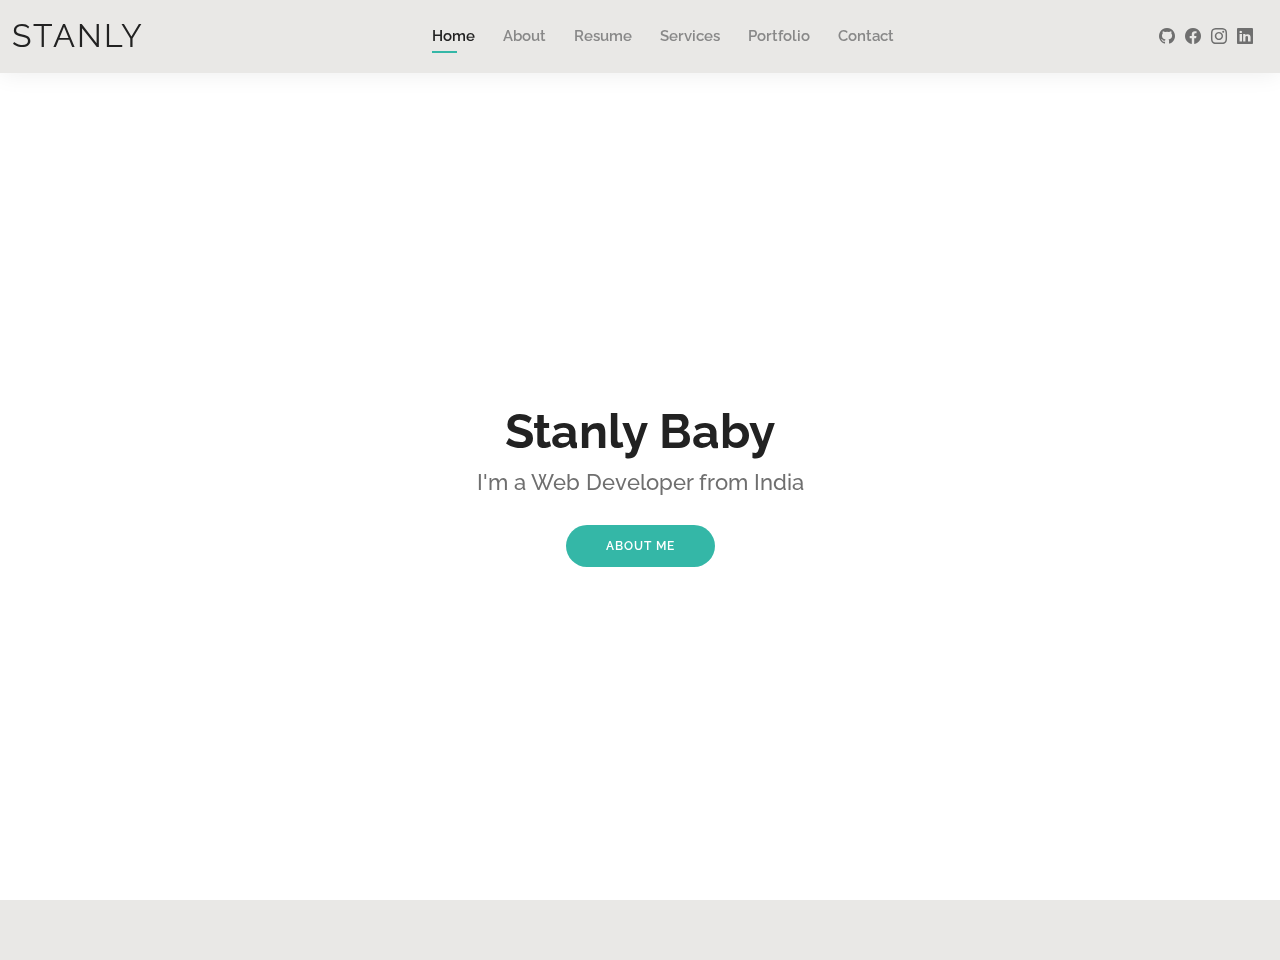
<file: index.html>
<!DOCTYPE html>
<html lang="en">

<head>
  <meta charset="utf-8">
  <meta content="width=device-width, initial-scale=1.0" name="viewport">

  <title>STANLY Portfolio</title>
  <meta content="" name="description">
  <meta content="" name="keywords">

  <!-- Google Fonts -->
  <link href="https://fonts.googleapis.com/css?family=Open+Sans:300,300i,400,400i,600,600i,700,700i|Raleway:300,300i,400,400i,500,500i,600,600i,700,700i|Poppins:300,300i,400,400i,500,500i,600,600i,700,700i" rel="stylesheet">

  <!-- Vendor CSS Files -->
  <link href="assets/vendor/aos/aos.css" rel="stylesheet">
  <link href="assets/vendor/bootstrap/css/bootstrap.min.css" rel="stylesheet">
  <link href="assets/vendor/bootstrap-icons/bootstrap-icons.css" rel="stylesheet">
  <link href="assets/vendor/boxicons/css/boxicons.min.css" rel="stylesheet">
  <link href="assets/vendor/glightbox/css/glightbox.min.css" rel="stylesheet">
  <link href="assets/vendor/swiper/swiper-bundle.min.css" rel="stylesheet">

 
  <link href="assets/css/style.css" rel="stylesheet">

</head>

<body>

  <!-- ======= Header ======= -->
  <header id="header" class="fixed-top">
    <div class="container-fluid d-flex justify-content-between align-items-center">

      <h1 class="logo me-auto me-lg-0"><a href="index.html">STANLY</a></h1>
      <!-- Uncomment below if you prefer to use an image logo -->
      <!-- <a href="index.html" class="logo"><img src="assets/img/logo.png" alt="" class="img-fluid"></a>-->

      <nav id="navbar" class="navbar order-last order-lg-0">
        <ul>
          <li><a class="active" href="index.html">Home</a></li>
          <li><a href="about.html">About</a></li>
          <li><a href="resume.html">Resume</a></li>
          <li><a href="services.html">Services</a></li>
          <li><a href="portfolio.html">Portfolio</a></li>
          <li><a href="contact.html">Contact</a></li>
        </ul>
        <i class="bi bi-list mobile-nav-toggle"></i>
      </nav><!-- .navbar -->

      <div class="header-social-links">
        <a href="https://github.com/STANLY-BABY" class="github"><i class="bi bi-github"></i></a>
        <a href="https://www.facebook.com/stanlybaby.metharayil" class="facebook"><i class="bi bi-facebook"></i></a>
        <a href="https://www.instagram.com/stanly_here/" class="instagram"><i class="bi bi-instagram"></i></a>
        <a href="https://www.linkedin.com/in/stanly-baby-640161215/" class="linkedin"><i class="bi bi-linkedin"></i></i></a>
      </div>

    </div>

  </header><!-- End Header -->

  <!-- ======= Hero Section ======= -->
  <section id="hero" class="d-flex align-items-center">
    <div class="container d-flex flex-column align-items-center" data-aos="zoom-in" data-aos-delay="100">
      <h1>Stanly Baby</h1>
      <h2>I'm a Web Developer from India</h2>
      <a href="about.html" class="btn-about">About Me</a>
    </div>
  </section><!-- End Hero -->

  <!-- ======= Footer ======= -->
  <footer id="footer">
   
  </footer>

  <div id="preloader"></div>
  <a href="#" class="back-to-top d-flex align-items-center justify-content-center"><i class="bi bi-arrow-up-short"></i></a>

  <!-- Vendor JS Files -->
  <script src="assets/vendor/purecounter/purecounter_vanilla.js"></script>
  <script src="assets/vendor/aos/aos.js"></script>
  <script src="assets/vendor/bootstrap/js/bootstrap.bundle.min.js"></script>
  <script src="assets/vendor/glightbox/js/glightbox.min.js"></script>
  <script src="assets/vendor/isotope-layout/isotope.pkgd.min.js"></script>
  <script src="assets/vendor/swiper/swiper-bundle.min.js"></script>
  <script src="assets/vendor/waypoints/noframework.waypoints.js"></script>
  <script src="assets/vendor/php-email-form/validate.js"></script>

  <!-- Template Main JS File -->
  <script src="assets/js/main.js"></script>

</body>

</html>
</file>
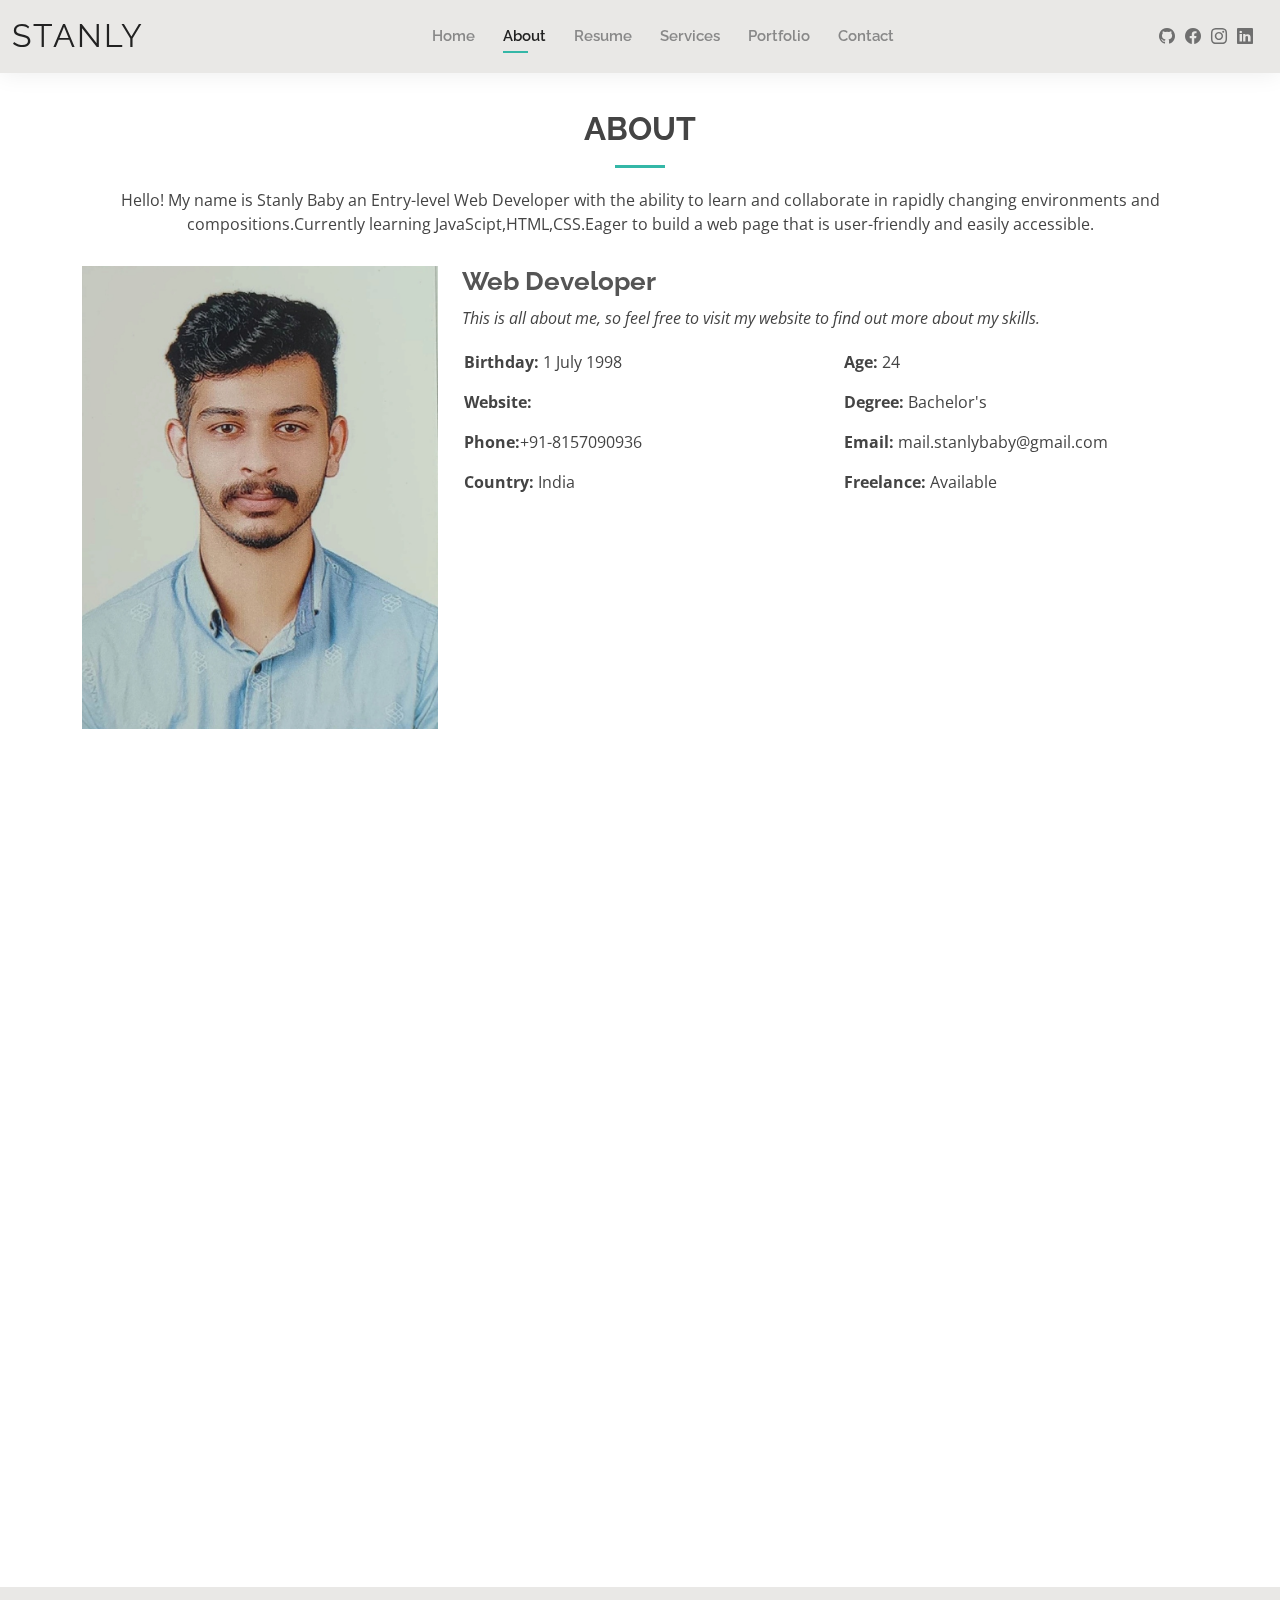
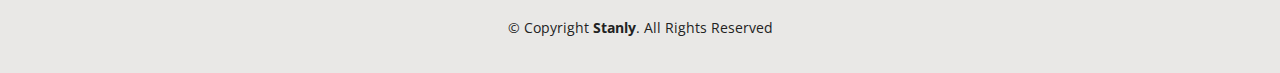
<file: about.html>
<!DOCTYPE html>
<html lang="en">

<head>
  <meta charset="utf-8">
  <meta content="width=device-width, initial-scale=1.0" name="viewport">

  <title>About - Stanly portfolio</title>
  <meta content="" name="description">
  <meta content="" name="keywords">

  <!-- Favicons -->

  <!-- Google Fonts -->
  <link href="https://fonts.googleapis.com/css?family=Open+Sans:300,300i,400,400i,600,600i,700,700i|Raleway:300,300i,400,400i,500,500i,600,600i,700,700i|Poppins:300,300i,400,400i,500,500i,600,600i,700,700i" rel="stylesheet">

  <!-- Vendor CSS Files -->
  <link href="assets/vendor/aos/aos.css" rel="stylesheet">
  <link href="assets/vendor/bootstrap/css/bootstrap.min.css" rel="stylesheet">
  <link href="assets/vendor/bootstrap-icons/bootstrap-icons.css" rel="stylesheet">
  <link href="assets/vendor/boxicons/css/boxicons.min.css" rel="stylesheet">
  <link href="assets/vendor/glightbox/css/glightbox.min.css" rel="stylesheet">
  <link href="assets/vendor/swiper/swiper-bundle.min.css" rel="stylesheet">

  <!-- Template Main CSS File -->
  <link href="assets/css/style.css" rel="stylesheet">

 
</head>

<body>

  <!-- ======= Header ======= -->
  <header id="header" class="fixed-top">
    <div class="container-fluid d-flex justify-content-between align-items-center">

      <h1 class="logo me-auto me-lg-0"><a href="index.html">Stanly</a></h1>
      <!-- Uncomment below if you prefer to use an image logo -->
      <!-- <a href="index.html" class="logo"><img src="assets/img/logo.png" alt="" class="img-fluid"></a>-->

      <nav id="navbar" class="navbar order-last order-lg-0">
        <ul>
          <li><a href="index.html">Home</a></li>
          <li><a class="active" href="about.html">About</a></li>
          <li><a href="resume.html">Resume</a></li>
          <li><a href="services.html">Services</a></li>
          <li><a href="portfolio.html">Portfolio</a></li>
          <li><a href="contact.html">Contact</a></li>
        </ul>
        <i class="bi bi-list mobile-nav-toggle"></i>
      </nav><!-- .navbar -->

      <div class="header-social-links">
        <a href="https://github.com/STANLY-BABY" class="github"><i class="bi bi-github"></i></a>
        <a href="https://www.facebook.com/stanlybaby.metharayil" class="facebook"><i class="bi bi-facebook"></i></a>
        <a href="https://www.instagram.com/stanly_here/" class="instagram"><i class="bi bi-instagram"></i></a>
        <a href="https://www.linkedin.com/in/stanly-baby-640161215/" class="linkedin"><i class="bi bi-linkedin"></i></i></a>
      </div>

    </div>

  </header><!-- End Header -->

  <main id="main">

    <!-- ======= About Section ======= -->
    <section id="about" class="about">
      <div class="container" data-aos="fade-up">

        <div class="section-title">
          <h2>About</h2>
          <p>Hello! My name is Stanly Baby an Entry-level Web Developer with the ability to learn and collaborate in rapidly changing environments and compositions.Currently learning JavaScipt,HTML,CSS.Eager to build a web page that is user-friendly and easily accessible.</p>
        </div>

        <div class="row">
          <div class="col-lg-4">
            <img src="./assets/img/profile pic.jpg" class="img-fluid" alt="">
          </div>
          <div class="col-lg-8 pt-4 pt-lg-0 content">
            <h3>Web Developer </h3>
            <p class="fst-italic">
              This is all about me, so feel free to visit my website to find out more about my skills.
            </p>
            <div class="row">
              <div class="col-lg-6">
                <ul>
                  <li><i class="bi bi-rounded-right"></i> <strong>Birthday:</strong> 1 July 1998</li>
                  <li><i class="bi bi-rounded-right"></i> <strong>Website:</strong> </li>
                  <li><i class="bi bi-rounded-right"></i> <strong>Phone:</strong>+91-8157090936</li>
                  <li><i class="bi bi-rounded-right"></i> <strong>Country:</strong> India</li>
                </ul>
              </div>
              <div class="col-lg-6">
                <ul>
                  <li><i class="bi bi-rounded-right"></i> <strong>Age:</strong> 24</li>
                  <li><i class="bi bi-rounded-right"></i> <strong>Degree:</strong> Bachelor's</li>
                  <li><i class="bi bi-rounded-right"></i> <strong>Email:</strong> mail.stanlybaby@gmail.com</li>
                  <li><i class="bi bi-rounded-right"></i> <strong>Freelance:</strong> Available</li>
                </ul>
              </div>
            </div>
            <p>
             
            </p>
          </div>
        </div>

      </div>
    </section><!-- End About Section -->

    <!-- ======= Skills Section ======= -->
    <section id="skills" class="skills">
      <div class="container" data-aos="fade-up">

        <div class="section-title">
          <h2>Skills</h2>
          <p>Progressively accruing the skill sets of designing to HTML, CSS, JavaScript, and much more skill sets to help me work effectively and efficiently.</p>
        </div>

        <div class="row skills-content">

          <div class="col-lg-6">

            <div class="progress">
              <span class="skill">HTML <i class="val">70%</i></span>
              <div class="progress-bar-wrap">
                <div class="progress-bar" role="progressbar" aria-valuenow="70" aria-valuemin="0" aria-valuemax="100"></div>
              </div>
            </div>

            <div class="progress">
              <span class="skill">CSS <i class="val">70%</i></span>
              <div class="progress-bar-wrap">
                <div class="progress-bar" role="progressbar" aria-valuenow="70" aria-valuemin="0" aria-valuemax="100"></div>
              </div>
            </div>

            <div class="progress">
              <span class="skill">JavaScript <i class="val">10%</i></span>
              <div class="progress-bar-wrap">
                <div class="progress-bar" role="progressbar" aria-valuenow="10" aria-valuemin="0" aria-valuemax="100"></div>
              </div>
            </div>

          </div>

          <div class="col-lg-6">

            <div class="progress">
              <span class="skill">C <i class="val">70%</i></span>
              <div class="progress-bar-wrap">
                <div class="progress-bar" role="progressbar" aria-valuenow="70" aria-valuemin="0" aria-valuemax="100"></div>
              </div>
            </div>

            <div class="progress">
              <span class="skill">OFFICE <i class="val">80%</i></span>
              <div class="progress-bar-wrap">
                <div class="progress-bar" role="progressbar" aria-valuenow="80" aria-valuemin="0" aria-valuemax="100"></div>
              </div>
            </div>

            <div class="progress">
              <span class="skill">Photoshop <i class="val">55%</i></span>
              <div class="progress-bar-wrap">
                <div class="progress-bar" role="progressbar" aria-valuenow="55" aria-valuemin="0" aria-valuemax="100"></div>
              </div>
            </div>

          </div>

        </div>

      </div>
    </section>

    <section id="facts" class="facts">
      <div class="container" data-aos="fade-up">

        <div class="section-title">
          <h2>Facts</h2>
          <p>Learn new things every day, work hard, acquire different skills and disciplines in the production and continue learning.</p>
        </div>

        <div class="row counters">

          <div class="col-lg-3 col-6 text-center">
            <span data-purecounter-start="0" data-purecounter-end="0" data-purecounter-duration="1" class="purecounter"></span>
            <p>Clients</p>
          </div>

          <div class="col-lg-3 col-6 text-center">
            <span data-purecounter-start="0" data-purecounter-end="3" data-purecounter-duration="1" class="purecounter"></span>
            <p>Projects</p>
          </div>

          <div class="col-lg-3 col-6 text-center">
            <span data-purecounter-start="0" data-purecounter-end="" data-purecounter-duration="1" class="purecounter"></span>
            <p>Hours Of Support</p>
          </div>

          <div class="col-lg-3 col-6 text-center">
            <span data-purecounter-start="0" data-purecounter-end="1" data-purecounter-duration="1" class="purecounter"></span>
            <p>Upcoming Projects</p>
          </div>

        </div>

      </div>
    </section><!-- End Facts Section -->


  </main><!-- End #main -->

  <!-- ======= Footer ======= -->
  <footer id="footer">
    <div class="container">
      <div class="copyright">
        &copy; Copyright <strong><span>Stanly</span></strong>. All Rights Reserved
      </div>
      <div class="credits">
      </div>
    </div>
  </footer><!-- End  Footer -->

  <div id="preloader"></div>
  <a href="#" class="back-to-top d-flex align-items-center justify-content-center"><i class="bi bi-arrow-up-short"></i></a>

  <!-- Vendor JS Files -->
  <script src="assets/vendor/purecounter/purecounter_vanilla.js"></script>
  <script src="assets/vendor/aos/aos.js"></script>
  <script src="assets/vendor/bootstrap/js/bootstrap.bundle.min.js"></script>
  <script src="assets/vendor/glightbox/js/glightbox.min.js"></script>
  <script src="assets/vendor/isotope-layout/isotope.pkgd.min.js"></script>
  <script src="assets/vendor/swiper/swiper-bundle.min.js"></script>
  <script src="assets/vendor/waypoints/noframework.waypoints.js"></script>
  <script src="assets/vendor/php-email-form/validate.js"></script>

  <!-- Template Main JS File -->
  <script src="assets/js/main.js"></script>

</body>

</html>
</file>
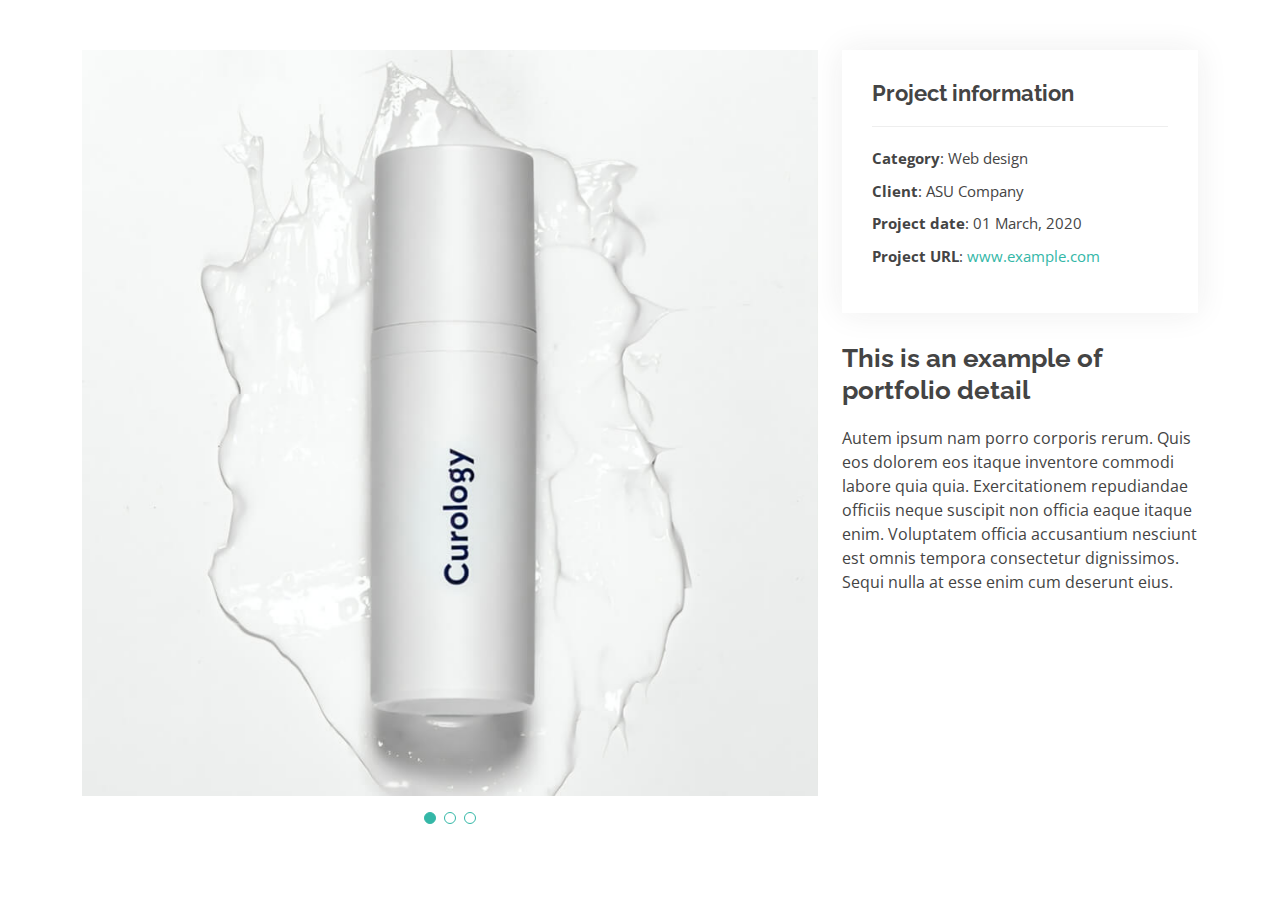
<file: portfolio-details.html>
<!DOCTYPE html>
<html lang="en">

<head>
  <meta charset="utf-8">
  <meta content="width=device-width, initial-scale=1.0" name="viewport">

  <title>STANLY Portfolio</title>
  <meta content="" name="description">
  <meta content="" name="keywords">

  <!-- Favicons -->

  <!-- Google Fonts -->
  <link href="https://fonts.googleapis.com/css?family=Open+Sans:300,300i,400,400i,600,600i,700,700i|Raleway:300,300i,400,400i,500,500i,600,600i,700,700i|Poppins:300,300i,400,400i,500,500i,600,600i,700,700i" rel="stylesheet">

  <!-- Vendor CSS Files -->
  <link href="assets/vendor/aos/aos.css" rel="stylesheet">
  <link href="assets/vendor/bootstrap/css/bootstrap.min.css" rel="stylesheet">
  <link href="assets/vendor/bootstrap-icons/bootstrap-icons.css" rel="stylesheet">
  <link href="assets/vendor/boxicons/css/boxicons.min.css" rel="stylesheet">
  <link href="assets/vendor/glightbox/css/glightbox.min.css" rel="stylesheet">
  <link href="assets/vendor/swiper/swiper-bundle.min.css" rel="stylesheet">

  <!-- Template Main CSS File -->
  <link href="assets/css/style.css" rel="stylesheet">

</head>

<body>

  <main id="main">

    <!-- ======= Portfolio Details Section ======= -->
    <section id="portfolio-details" class="portfolio-details">
      <div class="container">

        <div class="row gy-4">

          <div class="col-lg-8">
            <div class="portfolio-details-slider swiper">
              <div class="swiper-wrapper align-items-center">

                <div class="swiper-slide">
                  <img src="assets/img/portfolio/portfolio-1.jpg" alt="">
                </div>

                <div class="swiper-slide">
                  <img src="assets/img/portfolio/portfolio-2.jpg" alt="">
                </div>

                <div class="swiper-slide">
                  <img src="assets/img/portfolio/portfolio-3.jpg" alt="">
                </div>

              </div>
              <div class="swiper-pagination"></div>
            </div>
          </div>

          <div class="col-lg-4">
            <div class="portfolio-info">
              <h3>Project information</h3>
              <ul>
                <li><strong>Category</strong>: Web design</li>
                <li><strong>Client</strong>: ASU Company</li>
                <li><strong>Project date</strong>: 01 March, 2020</li>
                <li><strong>Project URL</strong>: <a href="#">www.example.com</a></li>
              </ul>
            </div>
            <div class="portfolio-description">
              <h2>This is an example of portfolio detail</h2>
              <p>
                Autem ipsum nam porro corporis rerum. Quis eos dolorem eos itaque inventore commodi labore quia quia. Exercitationem repudiandae officiis neque suscipit non officia eaque itaque enim. Voluptatem officia accusantium nesciunt est omnis tempora consectetur dignissimos. Sequi nulla at esse enim cum deserunt eius.
              </p>
            </div>
          </div>

        </div>

      </div>
    </section><!-- End Portfolio Details Section -->

  </main><!-- End #main -->

  <div id="preloader"></div>
  <a href="#" class="back-to-top d-flex align-items-center justify-content-center"><i class="bi bi-arrow-up-short"></i></a>

  <!-- Vendor JS Files -->
  <script src="assets/vendor/purecounter/purecounter_vanilla.js"></script>
  <script src="assets/vendor/aos/aos.js"></script>
  <script src="assets/vendor/bootstrap/js/bootstrap.bundle.min.js"></script>
  <script src="assets/vendor/glightbox/js/glightbox.min.js"></script>
  <script src="assets/vendor/isotope-layout/isotope.pkgd.min.js"></script>
  <script src="assets/vendor/swiper/swiper-bundle.min.js"></script>
  <script src="assets/vendor/waypoints/noframework.waypoints.js"></script>
  <script src="assets/vendor/php-email-form/validate.js"></script>

  <!-- Template Main JS File -->
  <script src="assets/js/main.js"></script>

</body>

</html>
</file>
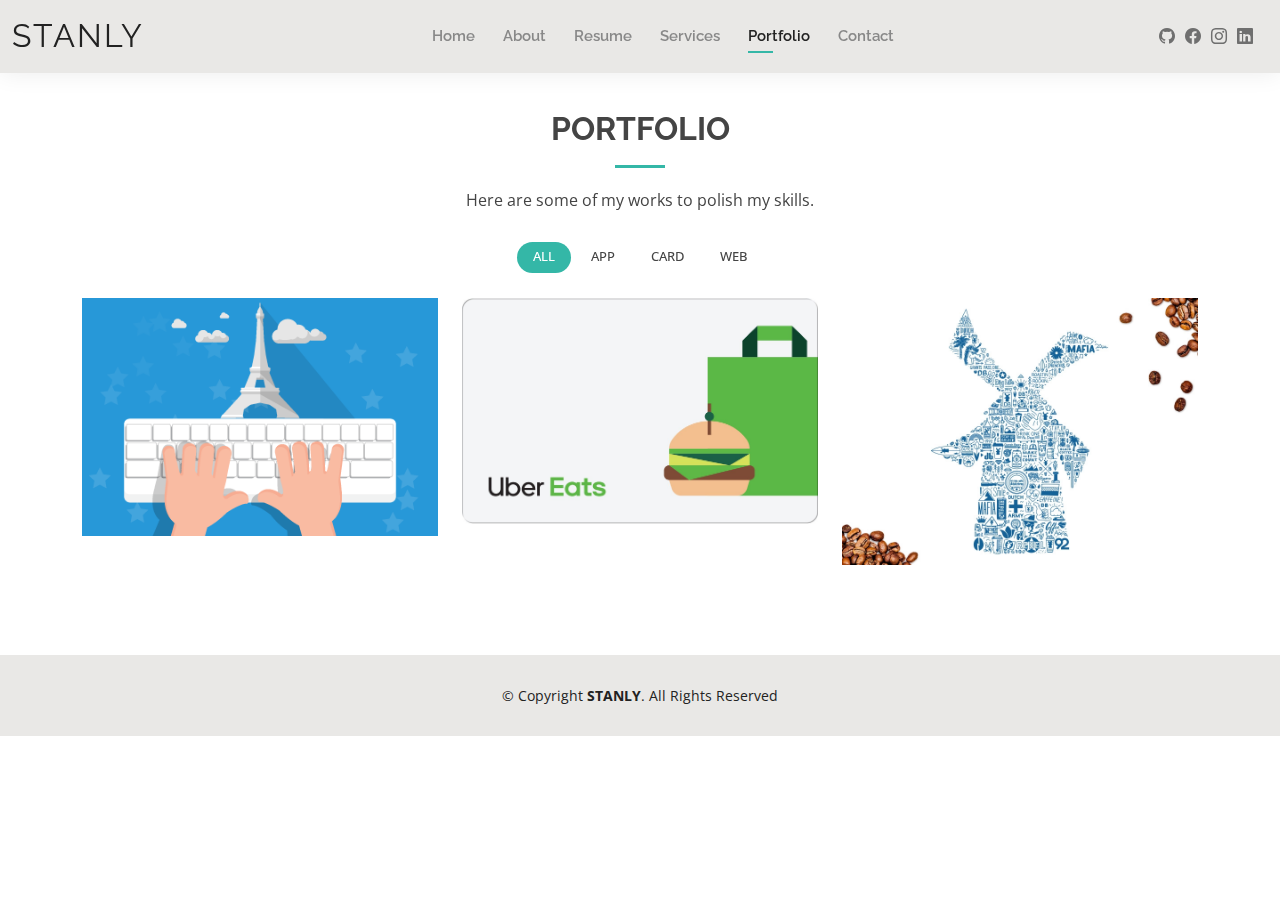
<file: portfolio.html>
<!DOCTYPE html>
<html lang="en">

<head>
  <meta charset="utf-8">
  <meta content="width=device-width, initial-scale=1.0" name="viewport">

  <title>STANLY portfolio</title>
  <meta content="" name="description">
  <meta content="" name="keywords">

  <!-- Favicons -->
  <link href="assets/img/favicon.png" rel="icon">
  <link href="assets/img/apple-touch-icon.png" rel="apple-touch-icon">

  <!-- Google Fonts -->
  <link href="https://fonts.googleapis.com/css?family=Open+Sans:300,300i,400,400i,600,600i,700,700i|Raleway:300,300i,400,400i,500,500i,600,600i,700,700i|Poppins:300,300i,400,400i,500,500i,600,600i,700,700i" rel="stylesheet">

  <!-- Vendor CSS Files -->
  <link href="assets/vendor/aos/aos.css" rel="stylesheet">
  <link href="assets/vendor/bootstrap/css/bootstrap.min.css" rel="stylesheet">
  <link href="assets/vendor/bootstrap-icons/bootstrap-icons.css" rel="stylesheet">
  <link href="assets/vendor/boxicons/css/boxicons.min.css" rel="stylesheet">
  <link href="assets/vendor/glightbox/css/glightbox.min.css" rel="stylesheet">
  <link href="assets/vendor/swiper/swiper-bundle.min.css" rel="stylesheet">


  <link href="assets/css/style.css" rel="stylesheet">

</head>

<body>

  <!-- ======= Header ======= -->
  <header id="header" class="fixed-top">
    <div class="container-fluid d-flex justify-content-between align-items-center">

      <h1 class="logo me-auto me-lg-0"><a href="index.html">STANLY</a></h1>
      <!-- Uncomment below if you prefer to use an image logo -->
      <!-- <a href="index.html" class="logo"><img src="assets/img/logo.png" alt="" class="img-fluid"></a>-->

      <nav id="navbar" class="navbar order-last order-lg-0">
        <ul>
          <li><a href="index.html">Home</a></li>
          <li><a href="about.html">About</a></li>
          <li><a href="resume.html">Resume</a></li>
          <li><a href="services.html">Services</a></li>
          <li><a class="active" href="portfolio.html">Portfolio</a></li>
          <li><a href="contact.html">Contact</a></li>
        </ul>
        <i class="bi bi-list mobile-nav-toggle"></i>
      </nav><!-- .navbar -->

      <div class="header-social-links">
        <a href="https://github.com/STANLY-BABY" class="github"><i class="bi bi-github"></i></a>
        <a href="https://www.facebook.com/stanlybaby.metharayil" class="facebook"><i class="bi bi-facebook"></i></a>
        <a href="https://www.instagram.com/stanly_here/" class="instagram"><i class="bi bi-instagram"></i></a>
        <a href="https://www.linkedin.com/in/stanly-baby-640161215/" class="linkedin"><i class="bi bi-linkedin"></i></i></a>
      </div>

    </div>

  </header><!-- End Header -->

  <main id="main">

    <!-- ======= Portfolio Section ======= -->
    <section id="portfolio" class="portfolio">
      <div class="container" data-aos="fade-up">

        <div class="section-title">
          <h2>Portfolio</h2>
          <p>Here are some of my works to polish my skills.</p>
        </div>

        <div class="row" data-aos="fade-up" data-aos-delay="100">
          <div class="col-lg-12 d-flex justify-content-center">
            <ul id="portfolio-flters">
              <li data-filter="*" class="filter-active">All</li>
              <li data-filter=".filter-app">App</li>
              <li data-filter=".filter-card">Card</li>
              <li data-filter=".filter-web">Web</li>
            </ul>
          </div>
        </div>

        <div class="row portfolio-container" data-aos="fade-up" data-aos-delay="200">
          <div class="col-lg-4 col-md-6 portfolio-item filter-web">
            <div class="portfolio-wrap">
              <img src="./assets/img/portfolio/typing-fr.png" class="img-fluid " alt="">
              <div class="portfolio-info">
                <h4> TYPINGCLUB </h4>
                <p>Responsive Website</p>
                <div class="portfolio-links">
                  <a href="https://stanly-baby.github.io/Ubereat-clone/" class="portfolio-details-lightbox" data-glightbox="type: external" title="Portfolio Details"><i class="bx bx-link"></i></a>
                </div>
              </div>
            </div>
          </div>

          <div class="col-lg-4 col-md-6 portfolio-item filter-web">
            <div class="portfolio-wrap">
              <img src="./assets/img/portfolio/uber_eats.jpg" class="img-fluid" alt="">
              <div class="portfolio-info">
                <h4>UBEREATS</h4>
                <p>Static Website</p>
                <div class="portfolio-links">
                  
                  <a href="https://stanly-baby.github.io/Ubereat-clone/" class="portfolio-details-lightbox" data-glightbox="type: external" title="Portfolio Details"><i class="bx bx-link"></i></a>
                </div>
              </div>
            </div>
          </div>
          <div class="col-lg-4 col-md-6 portfolio-item filter-web">
            <div class="portfolio-wrap">
              <img src="./assets/img/portfolio/dutch_bros-logo-dribbble-02.webp" class="img-fluid" alt="">
              <div class="portfolio-info">
                <h4>DutchBros</h4>
                <p>Static Website</p>
                <div class="portfolio-links">
                  
                  <a href="https://stanly-baby.github.io/Dutchbros-Clone/" class="portfolio-details-lightbox" data-glightbox="type: external" title="Portfolio Details"><i class="bx bx-link"></i></a>
                </div>
              </div>
            </div>
          </div>
        </div>

      </div>
    </section><!-- End Portfolio Section -->

  </main><!-- End #main -->

  <!-- ======= Footer ======= -->
  <footer id="footer">
    <div class="container">
      <div class="copyright">
        &copy; Copyright <strong><span>STANLY</span></strong>. All Rights Reserved
      </div>
    </div>
  </footer><!-- End  Footer -->

  <div id="preloader"></div>
  <a href="#" class="back-to-top d-flex align-items-center justify-content-center"><i class="bi bi-arrow-up-short"></i></a>

  <!-- Vendor JS Files -->
  <script src="assets/vendor/purecounter/purecounter_vanilla.js"></script>
  <script src="assets/vendor/aos/aos.js"></script>
  <script src="assets/vendor/bootstrap/js/bootstrap.bundle.min.js"></script>
  <script src="assets/vendor/glightbox/js/glightbox.min.js"></script>
  <script src="assets/vendor/isotope-layout/isotope.pkgd.min.js"></script>
  <script src="assets/vendor/swiper/swiper-bundle.min.js"></script>
  <script src="assets/vendor/waypoints/noframework.waypoints.js"></script>
  <script src="assets/vendor/php-email-form/validate.js"></script>

  <!-- Template Main JS File -->
  <script src="assets/js/main.js"></script>

</body>

</html>
</file>
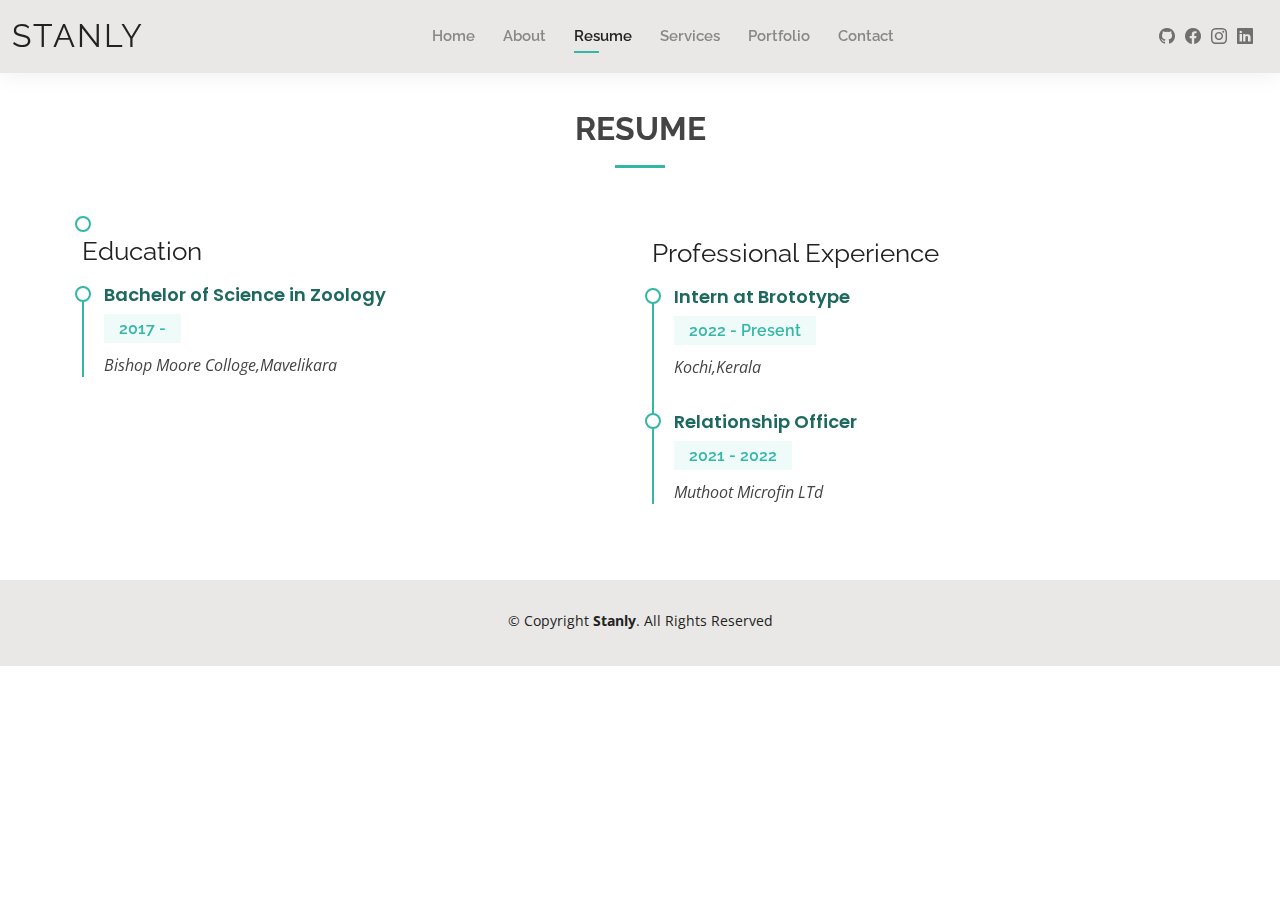
<file: resume.html>
<!DOCTYPE html>
<html lang="en">

<head>
  <meta charset="utf-8">
  <meta content="width=device-width, initial-scale=1.0" name="viewport">

  <title>Resume - Stanly</title>
  <meta content="" name="description">
  <meta content="" name="keywords">

  <!-- Favicons -->

  <!-- Google Fonts -->
  <link href="https://fonts.googleapis.com/css?family=Open+Sans:300,300i,400,400i,600,600i,700,700i|Raleway:300,300i,400,400i,500,500i,600,600i,700,700i|Poppins:300,300i,400,400i,500,500i,600,600i,700,700i" rel="stylesheet">

  <!-- Vendor CSS Files -->
  <link href="assets/vendor/aos/aos.css" rel="stylesheet">
  <link href="assets/vendor/bootstrap/css/bootstrap.min.css" rel="stylesheet">
  <link href="assets/vendor/bootstrap-icons/bootstrap-icons.css" rel="stylesheet">
  <link href="assets/vendor/boxicons/css/boxicons.min.css" rel="stylesheet">
  <link href="assets/vendor/glightbox/css/glightbox.min.css" rel="stylesheet">
  <link href="assets/vendor/swiper/swiper-bundle.min.css" rel="stylesheet">

  <!-- Template Main CSS File -->
  <link href="assets/css/style.css" rel="stylesheet">

</head>

<body>

  <!-- ======= Header ======= -->
  <header id="header" class="fixed-top">
    <div class="container-fluid d-flex justify-content-between align-items-center">

      <h1 class="logo me-auto me-lg-0"><a href="index.html">Stanly</a></h1>

      <nav id="navbar" class="navbar order-last order-lg-0">
        <ul>
          <li><a href="index.html">Home</a></li>
          <li><a href="about.html">About</a></li>
          <li><a class="active" href="resume.html">Resume</a></li>
          <li><a href="services.html">Services</a></li>
          <li><a href="portfolio.html">Portfolio</a></li>
          <li><a href="contact.html">Contact</a></li>
        </ul>
        <i class="bi bi-list mobile-nav-toggle"></i>
      </nav><!-- .navbar -->

      <div class="header-social-links">
        <a href="https://github.com/STANLY-BABY" class="github"><i class="bi bi-github"></i></a>
        <a href="https://www.facebook.com/stanlybaby.metharayil" class="facebook"><i class="bi bi-facebook"></i></a>
        <a href="https://www.instagram.com/stanly_here/" class="instagram"><i class="bi bi-instagram"></i></a>
        <a href="https://www.linkedin.com/in/stanly-baby-640161215/" class="linkedin"><i class="bi bi-linkedin"></i></i></a>
      </div>

    </div>

  </header><!-- End Header -->

  <main id="main">

    <!-- ======= Resume Section ======= -->
    <section id="resume" class="resume">
      <div class="container" data-aos="fade-up">

        <div class="section-title">
          <h2>Resume</h2>
          <p></p>
        </div>

        <div class="row">
          <div class="col-lg-6">
            <div class="resume-item pb-0">
            
            </div>

            <h3 class="resume-title">Education</h3>
            <div class="resume-item">
              <h4>Bachelor of Science in Zoology</h4>
              <h5>2017 -</h5>
              <p><em>Bishop Moore Colloge,Mavelikara</em></p>
              <!-- <p>Qui deserunt veniam. Et sed aliquam labore tempore sed quisquam iusto autem sit. Ea vero voluptatum qui ut dignissimos deleniti nerada porti sand markend</p> -->
            </div>
           
          </div>
          <div class="col-lg-6">
            <h3 class="resume-title">Professional Experience</h3>
            <div class="resume-item">
              <h4>Intern at Brototype</h4>
              <h5>2022 - Present</h5>
              <p><em>Kochi,Kerala </em></p>
              <p>
              <ul>
              </ul>
              </p>
            </div>
            <div class="resume-item">
              <h4>Relationship Officer</h4>
              <h5>2021 - 2022</h5>
              <p><em>Muthoot Microfin LTd</em></p>
              <p>
              <ul>
              </ul>
              </p>
            </div>
          </div>
        </div>

      </div>
    </section><!-- End Resume Section -->

  </main><!-- End #main -->

  <!-- ======= Footer ======= -->
  <footer id="footer">
    <div class="container">
      <div class="copyright">
        &copy; Copyright <strong><span>Stanly</span></strong>. All Rights Reserved
      </div>
      <div class="credits">
  
      </div>
    </div>
  </footer><!-- End  Footer -->

  <div id="preloader"></div>
  <a href="#" class="back-to-top d-flex align-items-center justify-content-center"><i class="bi bi-arrow-up-short"></i></a>

  <!-- Vendor JS Files -->
  <script src="assets/vendor/purecounter/purecounter_vanilla.js"></script>
  <script src="assets/vendor/aos/aos.js"></script>
  <script src="assets/vendor/bootstrap/js/bootstrap.bundle.min.js"></script>
  <script src="assets/vendor/glightbox/js/glightbox.min.js"></script>
  <script src="assets/vendor/isotope-layout/isotope.pkgd.min.js"></script>
  <script src="assets/vendor/swiper/swiper-bundle.min.js"></script>
  <script src="assets/vendor/waypoints/noframework.waypoints.js"></script>
  <script src="assets/vendor/php-email-form/validate.js"></script>

  <!-- Template Main JS File -->
  <script src="assets/js/main.js"></script>

</body>

</html>
</file>
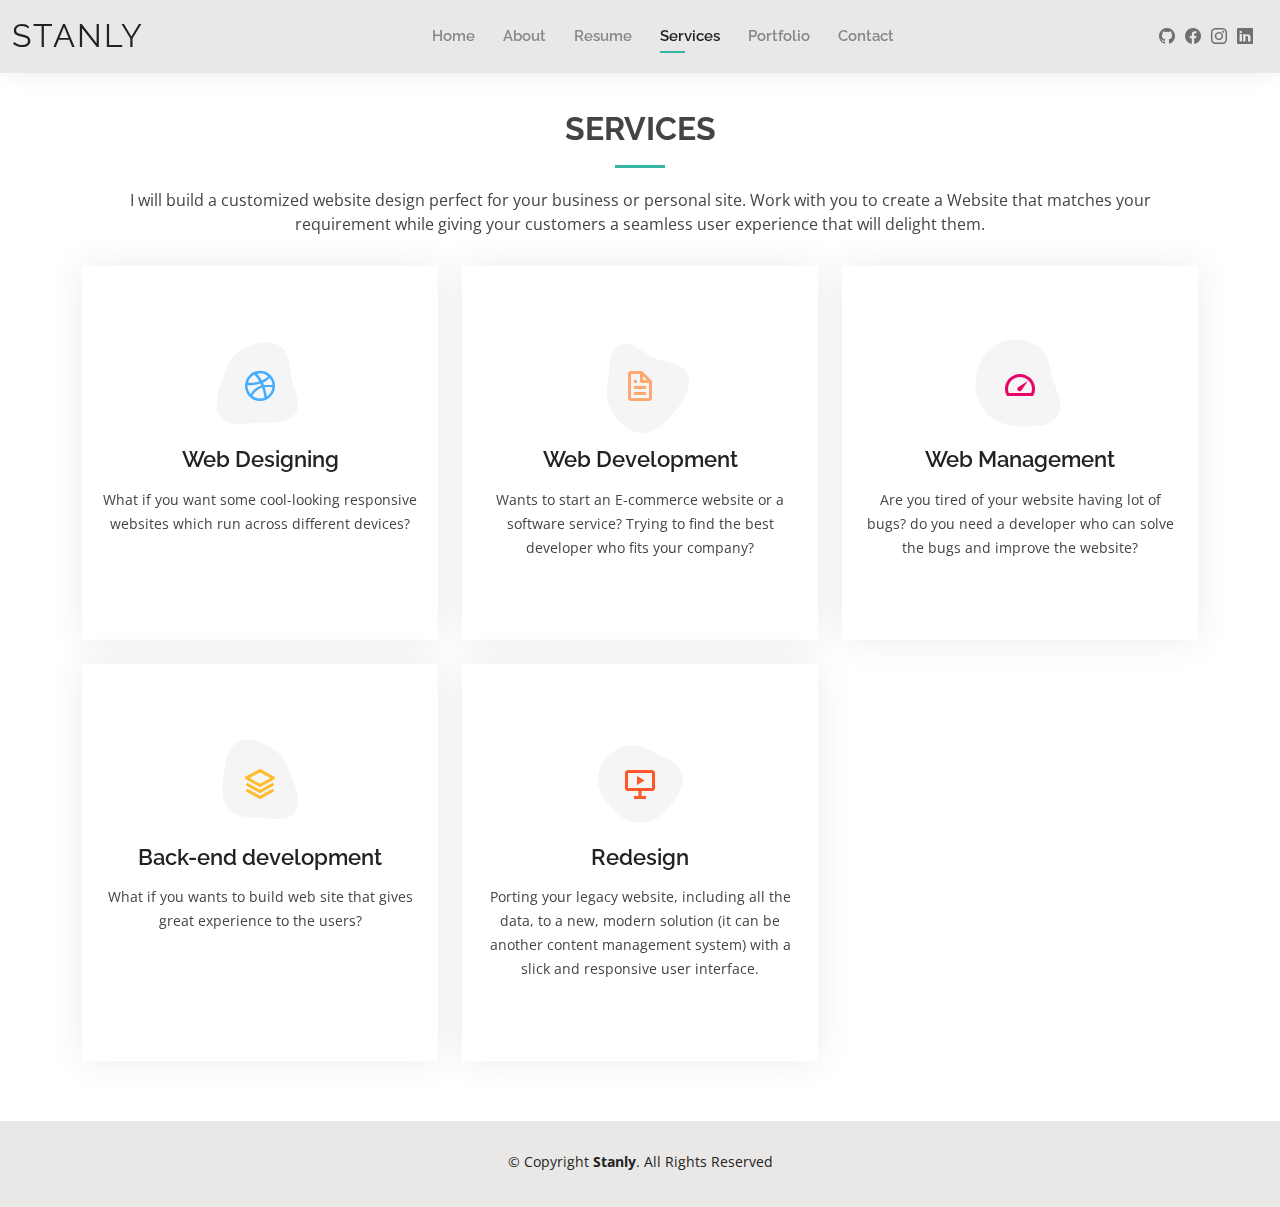
<file: services.html>
<!DOCTYPE html>
<html lang="en">

<head>
  <meta charset="utf-8">
  <meta content="width=device-width, initial-scale=1.0" name="viewport">

  <title>Services - Stanly</title>
  <meta content="" name="description">
  <meta content="" name="keywords">

  <!-- Favicons -->
  <link href="assets/img/favicon.png" rel="icon">
  <link href="assets/img/apple-touch-icon.png" rel="apple-touch-icon">

  <!-- Google Fonts -->
  <link href="https://fonts.googleapis.com/css?family=Open+Sans:300,300i,400,400i,600,600i,700,700i|Raleway:300,300i,400,400i,500,500i,600,600i,700,700i|Poppins:300,300i,400,400i,500,500i,600,600i,700,700i" rel="stylesheet">

  <!-- Vendor CSS Files -->
  <link href="assets/vendor/aos/aos.css" rel="stylesheet">
  <link href="assets/vendor/bootstrap/css/bootstrap.min.css" rel="stylesheet">
  <link href="assets/vendor/bootstrap-icons/bootstrap-icons.css" rel="stylesheet">
  <link href="assets/vendor/boxicons/css/boxicons.min.css" rel="stylesheet">
  <link href="assets/vendor/glightbox/css/glightbox.min.css" rel="stylesheet">
  <link href="assets/vendor/swiper/swiper-bundle.min.css" rel="stylesheet">

  <!-- Template Main CSS File -->
  <link href="assets/css/style.css" rel="stylesheet">

 
</head>

<body>

  <!-- ======= Header ======= -->
  <header id="header" class="fixed-top">
    <div class="container-fluid d-flex justify-content-between align-items-center">

      <h1 class="logo me-auto me-lg-0"><a href="index.html">Stanly</a></h1>
   

      <nav id="navbar" class="navbar order-last order-lg-0">
        <ul>
          <li><a href="index.html">Home</a></li>
          <li><a href="about.html">About</a></li>
          <li><a href="resume.html">Resume</a></li>
          <li><a class="active" href="services.html">Services</a></li>
          <li><a href="portfolio.html">Portfolio</a></li>
          <li><a href="contact.html">Contact</a></li>
        </ul>
        <i class="bi bi-list mobile-nav-toggle"></i>
      </nav><!-- .navbar -->

      <div class="header-social-links">
        <a href="https://github.com/STANLY-BABY" class="github"><i class="bi bi-github"></i></a>
        <a href="https://www.facebook.com/stanlybaby.metharayil" class="facebook"><i class="bi bi-facebook"></i></a>
        <a href="https://www.instagram.com/stanly_here/" class="instagram"><i class="bi bi-instagram"></i></a>
        <a href="https://www.linkedin.com/in/stanly-baby-640161215/" class="linkedin"><i class="bi bi-linkedin"></i></i></a>
      </div>

    </div>

  </header><!-- End Header -->

  <main id="main">

    <!-- ======= Services Section ======= -->
    <section id="services" class="services">
      <div class="container" data-aos="fade-up">

        <div class="section-title">
          <h2>Services</h2>
          <p>I will build a customized website design perfect for your business or personal site. Work with you to create a Website that matches your requirement while giving your customers a seamless user experience that will delight them.</p>
        </div>

        <div class="row">
          <div class="col-lg-4 col-md-6 d-flex align-items-stretch" data-aos="zoom-in" data-aos-delay="100">
            <div class="icon-box iconbox-blue">
              <div class="icon">
                <svg width="100" height="100" viewBox="0 0 600 600" xmlns="http://www.w3.org/2000/svg">
                  <path stroke="none" stroke-width="0" fill="#f5f5f5" d="M300,521.0016835830174C376.1290562159157,517.8887921683347,466.0731472004068,529.7835943286574,510.70327084640275,468.03025145048787C554.3714126377745,407.6079735673963,508.03601936045806,328.9844924480964,491.2728898941984,256.3432110539036C474.5976632858925,184.082847569629,479.9380746630129,96.60480741107993,416.23090153303,58.64404602377083C348.86323505073057,18.502131276798302,261.93793281208167,40.57373210992963,193.5410806939664,78.93577620505333C130.42746243093433,114.334589627462,98.30271207620316,179.96522072025542,76.75703585869454,249.04625023123273C51.97151888228291,328.5150500222984,13.704378332031375,421.85034740162234,66.52175969318436,486.19268352777647C119.04800174914682,550.1803526380478,217.28368757567262,524.383925680826,300,521.0016835830174"></path>
                </svg>
                <i class="bx bxl-dribbble"></i>
              </div>
              <h4><a href="">Web Designing</a></h4>
              <p>What if you want some cool-looking responsive websites which run across different devices?</p>
            </div>
          </div>

          <div class="col-lg-4 col-md-6 d-flex align-items-stretch mt-4 mt-md-0" data-aos="zoom-in" data-aos-delay="200">
            <div class="icon-box iconbox-orange ">
              <div class="icon">
                <svg width="100" height="100" viewBox="0 0 600 600" xmlns="http://www.w3.org/2000/svg">
                  <path stroke="none" stroke-width="0" fill="#f5f5f5" d="M300,582.0697525312426C382.5290701553225,586.8405444964366,449.9789794690241,525.3245884688669,502.5850820975895,461.55621195738473C556.606425686781,396.0723002908107,615.8543463187945,314.28637112970534,586.6730223649479,234.56875336149918C558.9533121215079,158.8439757836574,454.9685369536778,164.00468322053177,381.49747125262974,130.76875717737553C312.15926192815925,99.40240125094834,248.97055460311594,18.661163978235184,179.8680185752513,50.54337015887873C110.5421016452524,82.52863877960104,119.82277516462835,180.83849132639028,109.12597500060166,256.43424936330496C100.08760227029461,320.3096726198365,92.17705696193138,384.0621239912766,124.79988738764834,439.7174275375508C164.83382741302287,508.01625554203684,220.96474134820875,577.5009287672846,300,582.0697525312426"></path>
                </svg>
                <i class="bx bx-file"></i>
              </div>
              <h4><a href="">Web Development</a></h4>
              <p>Wants to start an E-commerce website or a software service?
                Trying to find the best developer who fits your company?</p>
            </div>
          </div>

          <div class="col-lg-4 col-md-6 d-flex align-items-stretch mt-4 mt-lg-0" data-aos="zoom-in" data-aos-delay="300">
            <div class="icon-box iconbox-pink">
              <div class="icon">
                <svg width="100" height="100" viewBox="0 0 600 600" xmlns="http://www.w3.org/2000/svg">
                  <path stroke="none" stroke-width="0" fill="#f5f5f5" d="M300,541.5067337569781C382.14930387511276,545.0595476570109,479.8736841581634,548.3450877840088,526.4010558755058,480.5488172755941C571.5218469581645,414.80211281144784,517.5187510058486,332.0715597781072,496.52539010469104,255.14436215662573C477.37192572678356,184.95920475031193,473.57363656557914,105.61284051026155,413.0603344069578,65.22779650032875C343.27470386102294,18.654635553484475,251.2091493199835,5.337323636656869,175.0934190732945,40.62881213300186C97.87086631185822,76.43348514350839,51.98124368387456,156.15599469081315,36.44837278890362,239.84606092416172C21.716077023791087,319.22268207091537,43.775223500013084,401.1760424656574,96.891909868211,461.97329694683043C147.22146801428983,519.5804099606455,223.5754009179313,538.201503339737,300,541.5067337569781"></path>
                </svg>
                <i class="bx bx-tachometer"></i>
              </div>
              <h4><a href="">Web Management</a></h4>
              <p>Are you tired of your website having lot of bugs?
                do you need a developer who can solve the bugs and improve the website?</p>
            </div>
          </div>

          <div class="col-lg-4 col-md-6 d-flex align-items-stretch mt-4" data-aos="zoom-in" data-aos-delay="100">
            <div class="icon-box iconbox-yellow">
              <div class="icon">
                <svg width="100" height="100" viewBox="0 0 600 600" xmlns="http://www.w3.org/2000/svg">
                  <path stroke="none" stroke-width="0" fill="#f5f5f5" d="M300,503.46388370962813C374.79870501325706,506.71871716319447,464.8034551963731,527.1746412648533,510.4981551193396,467.86667711651364C555.9287308511215,408.9015244558933,512.6030010748507,327.5744911775523,490.211057578863,256.5855673507754C471.097692560561,195.9906835881958,447.69079081568157,138.11976852964426,395.19560036434837,102.3242989838813C329.3053358748298,57.3949838291264,248.02791733380457,8.279543830951368,175.87071277845988,42.242879143198664C103.41431057327972,76.34704239035025,93.79494320519305,170.9812938413882,81.28167332365135,250.07896920659033C70.17666984294237,320.27484674793965,64.84698225790005,396.69656628748305,111.28512138212992,450.4950937839243C156.20124167950087,502.5303643271138,231.32542653798444,500.4755392045468,300,503.46388370962813"></path>
                </svg>
                <i class="bx bx-layer"></i>
              </div>
              <h4><a href="">Back-end development</a></h4>
              <p>What if you wants to build web site that gives great experience to the users?</p>
            </div>
          </div>

          <div class="col-lg-4 col-md-6 d-flex align-items-stretch mt-4" data-aos="zoom-in" data-aos-delay="200">
            <div class="icon-box iconbox-red">
              <div class="icon">
                <svg width="100" height="100" viewBox="0 0 600 600" xmlns="http://www.w3.org/2000/svg">
                  <path stroke="none" stroke-width="0" fill="#f5f5f5" d="M300,532.3542879108572C369.38199826031484,532.3153073249985,429.10787420159085,491.63046689027357,474.5244479745417,439.17860296908856C522.8885846962883,383.3225815378663,569.1668002868075,314.3205725914397,550.7432151929288,242.7694973846089C532.6665558377875,172.5657663291529,456.2379748765914,142.6223662098291,390.3689995646985,112.34683881706744C326.66090330228417,83.06452184765237,258.84405631176094,53.51806209861945,193.32584062364296,78.48882559362697C121.61183558270385,105.82097193414197,62.805066853699245,167.19869350419734,48.57481801355237,242.6138429142374C34.843463184063346,315.3850353017275,76.69343916112496,383.4422959591041,125.22947124332185,439.3748458443577C170.7312796277747,491.8107796887764,230.57421082200815,532.3932930995766,300,532.3542879108572"></path>
                </svg>
                <i class="bx bx-slideshow"></i>
              </div>
              <h4><a href="">Redesign</a></h4>
              <p>Porting your legacy website, including all the data, to a new, modern solution (it can be another content management system) with a slick and responsive user interface.</p>
            </div>
          </div>
        </div>

      </div>
    </section><!-- End Services Section -->

  </main><!-- End #main -->

  <!-- ======= Footer ======= -->
  <footer id="footer">
    <div class="container">
      <div class="copyright">
        &copy; Copyright <strong><span>Stanly</span></strong>. All Rights Reserved
      </div>
      <div class="credits">
      </div>
    </div>
  </footer><!-- End  Footer -->

  <div id="preloader"></div>
  <a href="#" class="back-to-top d-flex align-items-center justify-content-center"><i class="bi bi-arrow-up-short"></i></a>

  <!-- Vendor JS Files -->
  <script src="assets/vendor/purecounter/purecounter_vanilla.js"></script>
  <script src="assets/vendor/aos/aos.js"></script>
  <script src="assets/vendor/bootstrap/js/bootstrap.bundle.min.js"></script>
  <script src="assets/vendor/glightbox/js/glightbox.min.js"></script>
  <script src="assets/vendor/isotope-layout/isotope.pkgd.min.js"></script>
  <script src="assets/vendor/swiper/swiper-bundle.min.js"></script>
  <script src="assets/vendor/waypoints/noframework.waypoints.js"></script>
  <script src="assets/vendor/php-email-form/validate.js"></script>

  <!-- Template Main JS File -->
  <script src="assets/js/main.js"></script>

</body>

</html>
</file>
<file: assets/css/style.css>
/*--------------------------------------------------------------
# General
--------------------------------------------------------------*/
body {
  font-family: "Open Sans", sans-serif;
  color: #444444;
}

a {
  color: #34b7a7;
  text-decoration: none;
}

a:hover {
  color: #51cdbe;
  text-decoration: none;
}

h1,
h2,
h3,
h4,
h5,
h6 {
  font-family: "Raleway", sans-serif;
}

#main {
  margin-top: 50px;
}

@media (max-width: 992px) {
  #main {
    margin-top: 30px;
  }
}

/*--------------------------------------------------------------
# Preloader
--------------------------------------------------------------*/
#preloader {
  position: fixed;
  top: 0;
  left: 0;
  right: 0;
  bottom: 0;
  z-index: 9999;
  overflow: hidden;
  background: #fff;
}

#preloader:before {
  content: "";
  position: fixed;
  top: calc(50% - 30px);
  left: calc(50% - 30px);
  border: 6px solid #34b7a7;
  border-top-color: #dcf5f2;
  border-radius: 50%;
  width: 60px;
  height: 60px;
  -webkit-animation: animate-preloader 1s linear infinite;
  animation: animate-preloader 1s linear infinite;
}

@-webkit-keyframes animate-preloader {
  0% {
    transform: rotate(0deg);
  }

  100% {
    transform: rotate(360deg);
  }
}

@keyframes animate-preloader {
  0% {
    transform: rotate(0deg);
  }

  100% {
    transform: rotate(360deg);
  }
}

/*--------------------------------------------------------------
# Back to top button
--------------------------------------------------------------*/
.back-to-top {
  position: fixed;
  visibility: hidden;
  opacity: 0;
  right: 15px;
  bottom: 15px;
  z-index: 996;
  background: #34b7a7;
  width: 40px;
  height: 40px;
  border-radius: 50px;
  transition: all 0.4s;
}

.back-to-top i {
  font-size: 24px;
  color: #fff;
  line-height: 0;
}

.back-to-top:hover {
  background: #49cbbb;
  color: #fff;
}

.back-to-top.active {
  visibility: visible;
  opacity: 1;
}

/*--------------------------------------------------------------
# Header
--------------------------------------------------------------*/
#header {
  background: #e9e8e6;
  box-shadow: 0px 0px 25px 0 rgba(0, 0, 0, 0.08);
  z-index: 997;
  padding: 15px 0;
}

#header .logo {
  font-size: 32px;
  margin: 0;
  padding: 0;
  line-height: 1;
  font-weight: 400;
  letter-spacing: 2px;
  text-transform: uppercase;
}

#header .logo a {
  color: #222222;
}

#header .logo img {
  max-height: 40px;
}

@media (max-width: 992px) {
  #header .logo {
    font-size: 28px;
  }
}

/*--------------------------------------------------------------
# Header Social Links
--------------------------------------------------------------*/
.header-social-links {
  padding-right: 15px;
}

.header-social-links a {
  color: #6f6f6f;
  padding-left: 6px;
  display: inline-block;
  line-height: 0px;
  transition: 0.3s;
  font-size: 16px;
}

.header-social-links a:hover {
  color: #34b7a7;
}

/*--------------------------------------------------------------
# Navigation Menu
--------------------------------------------------------------*/
/**
* Desktop Navigation 
*/
.navbar {
  padding: 0;
}

.navbar ul {
  margin: 0;
  padding: 0;
  display: flex;
  list-style: none;
  align-items: center;
}

.navbar li {
  position: relative;
  padding: 10px 0 10px 28px;
}

.navbar a,
.navbar a:focus {
  display: flex;
  align-items: center;
  justify-content: space-between;
  font-family: "Raleway", sans-serif;
  font-size: 15px;
  font-weight: 600;
  color: #888888;
  white-space: nowrap;
  transition: 0.3s;
  position: relative;
}

.navbar a i,
.navbar a:focus i {
  font-size: 12px;
  line-height: 0;
  margin-left: 5px;
}

.navbar>ul>li>a:before {
  content: "";
  position: absolute;
  width: 0;
  height: 2px;
  bottom: -5px;
  left: 0;
  background-color: #34b7a7;
  visibility: hidden;
  width: 0px;
  transition: all 0.3s ease-in-out 0s;
}

.navbar a:hover:before,
.navbar li:hover>a:before,
.navbar .active:before {
  visibility: visible;
  width: 25px;
}

.navbar a:hover,
.navbar .active,
.navbar .active:focus,
.navbar li:hover>a {
  color: #222222;
}

.navbar .dropdown ul {
  display: block;
  position: absolute;
  left: 14px;
  top: calc(100% + 30px);
  margin: 0;
  padding: 10px 0;
  z-index: 99;
  opacity: 0;
  visibility: hidden;
  background: #fff;
  box-shadow: 0px 0px 30px rgba(127, 137, 161, 0.25);
  transition: 0.3s;
  border-radius: 4px;
}

.navbar .dropdown ul li {
  min-width: 200px;
  padding: 0;
}

.navbar .dropdown ul a {
  padding: 10px 20px;
  font-size: 15px;
  text-transform: none;
  font-weight: 600;
}

.navbar .dropdown ul a i {
  font-size: 12px;
}

.navbar .dropdown ul a:hover,
.navbar .dropdown ul .active:hover,
.navbar .dropdown ul li:hover>a {
  color: #34b7a7;
}

.navbar .dropdown:hover>ul {
  opacity: 1;
  top: 100%;
  visibility: visible;
}

.navbar .dropdown .dropdown ul {
  top: 0;
  left: calc(100% - 30px);
  visibility: hidden;
}

.navbar .dropdown .dropdown:hover>ul {
  opacity: 1;
  top: 0;
  left: 100%;
  visibility: visible;
}

@media (max-width: 1366px) {
  .navbar .dropdown .dropdown ul {
    left: -90%;
  }

  .navbar .dropdown .dropdown:hover>ul {
    left: -100%;
  }
}

/**
* Mobile Navigation 
*/
.mobile-nav-toggle {
  color: #222222;
  font-size: 28px;
  cursor: pointer;
  display: none;
  line-height: 0;
  transition: 0.5s;
}

.mobile-nav-toggle.bi-x {
  color: #fff;
}

@media (max-width: 991px) {
  .mobile-nav-toggle {
    display: block;
  }

  .navbar ul {
    display: none;
  }
}

.navbar-mobile {
  position: fixed;
  overflow: hidden;
  top: 0;
  right: 0;
  left: 0;
  bottom: 0;
  background: rgba(9, 9, 9, 0.9);
  transition: 0.3s;
  z-index: 999;
}

.navbar-mobile .mobile-nav-toggle {
  position: absolute;
  top: 15px;
  right: 15px;
}

.navbar-mobile ul {
  display: block;
  position: absolute;
  top: 55px;
  right: 15px;
  bottom: 15px;
  left: 15px;
  padding: 10px 0;
  border-radius: 10px;
  background-color: #fff;
  overflow-y: auto;
  transition: 0.3s;
}

.navbar-mobile a,
.navbar-mobile a:focus {
  font-size: 15px;
  padding-right: 15px;
  color: #222222;
}

.navbar-mobile a:hover,
.navbar-mobile .active,
.navbar-mobile li:hover>a {
  color: #34b7a7;
}

.navbar-mobile .getstarted,
.navbar-mobile .getstarted:focus {
  margin: 15px;
}

.navbar-mobile .dropdown ul {
  position: static;
  display: none;
  margin: 10px 20px;
  padding: 10px 0;
  z-index: 99;
  opacity: 1;
  visibility: visible;
  background: #fff;
  box-shadow: 0px 0px 30px rgba(127, 137, 161, 0.25);
}

.navbar-mobile .dropdown ul li {
  min-width: 200px;
}

.navbar-mobile .dropdown ul a {
  padding: 10px 20px;
}

.navbar-mobile .dropdown ul a i {
  font-size: 12px;
}

.navbar-mobile .dropdown ul a:hover,
.navbar-mobile .dropdown ul .active:hover,
.navbar-mobile .dropdown ul li:hover>a {
  color: #34b7a7;
}

.navbar-mobile .dropdown>.dropdown-active {
  display: block;
}

/*--------------------------------------------------------------
# Hero Section
--------------------------------------------------------------*/
#hero {
  width: 100%;
  height: 100vh;

  background-size: cover;
}

#hero .container {
  padding-top: 70px;
  position: relative;
}

@media (max-width: 992px) {
  #hero .container {
    padding-top: 58px;
  }
}

#hero h1 {
  margin: 0;
  font-size: 48px;
  font-weight: 700;
  line-height: 56px;
  color: #222222;
}

#hero h2 {
  color: #6f6f6f;
  margin: 10px 0 0 0;
  font-size: 22px;
}

#hero .btn-about {
  font-family: "Raleway", sans-serif;
  text-transform: uppercase;
  font-weight: 600;
  font-size: 12px;
  letter-spacing: 1px;
  display: inline-block;
  padding: 12px 40px;
  border-radius: 50px;
  transition: 0.5s;
  margin-top: 30px;
  color: #fff;
  background: #34b7a7;
}

#hero .btn-about:hover {
  background: #3dc8b7;
}

@media (min-width: 1024px) {
  #hero {
    background-attachment: fixed;
  }
}

@media (max-width: 992px) {
  #hero:before {
    content: "";
    background: rgba(255, 255, 255, 0.8);
    position: absolute;
    bottom: 0;
    top: 0;
    left: 0;
    right: 0;
  }

  #hero h1 {
    font-size: 28px;
    line-height: 36px;
  }

  #hero h2 {
    font-size: 18px;
    line-height: 24px;
  }
}

/*--------------------------------------------------------------
# Sections General
--------------------------------------------------------------*/
section {
  padding: 60px 0;
}

.section-bg {
  background-color: #e7f8f6;
}

.section-title {
  text-align: center;
  padding-bottom: 30px;
}

.section-title h2 {
  font-size: 32px;
  font-weight: bold;
  text-transform: uppercase;
  margin-bottom: 20px;
  padding-bottom: 20px;
  position: relative;
}

.section-title h2::after {
  content: "";
  position: absolute;
  display: block;
  width: 50px;
  height: 3px;
  background: #34b7a7;
  bottom: 0;
  left: calc(50% - 25px);
}

.section-title p {
  margin-bottom: 0;
}

/*--------------------------------------------------------------
# Cta
--------------------------------------------------------------*/
.cta {
  background: linear-gradient(rgba(0, 0, 0, 0.6), rgba(0, 0, 0, 0.6)), url("../img/bg-1.jpg") fixed center center;
  background-size: cover;
  padding: 80px 0;
}

.cta h3 {
  color: #fff;
  font-size: 28px;
  font-weight: 700;
}

.cta p {
  color: #fff;
}

.cta .cta-btn {
  font-family: "Raleway", sans-serif;
  text-transform: uppercase;
  font-weight: 500;
  font-size: 16px;
  letter-spacing: 1px;
  display: inline-block;
  padding: 8px 20px;
  border-radius: 2px;
  transition: 0.5s;
  margin: 10px;
  border: 2px solid #fff;
  color: #fff;
}

.cta .cta-btn:hover {
  background: #34b7a7;
  border: 2px solid #34b7a7;
}

@media (max-width: 1024px) {
  .cta {
    background-attachment: scroll;
  }
}

@media (min-width: 769px) {
  .cta .cta-btn-container {
    display: flex;
    align-items: center;
    justify-content: flex-end;
  }
}

/*--------------------------------------------------------------
# About
--------------------------------------------------------------*/
.about .content h3 {
  font-weight: 700;
  font-size: 26px;
  color: #555555;
}

.about .content ul {
  list-style: none;
  padding: 0;
}

.about .content ul li {
  padding-bottom: 10px;
}

.about .content ul i {
  font-size: 20px;
  padding-right: 2px;
  color: #34b7a7;
}

.about .content p:last-child {
  margin-bottom: 0;
}

/*--------------------------------------------------------------
# Skills
--------------------------------------------------------------*/
.skills .progress {
  height: 60px;
  display: block;
  background: none;
  border-radius: 0;
}

.skills .progress .skill {
  padding: 10px 0;
  margin: 0 0 6px 0;
  text-transform: uppercase;
  display: block;
  font-weight: 600;
  font-family: "Poppins", sans-serif;
  color: #222222;
}

.skills .progress .skill .val {
  float: right;
  font-style: normal;
}

.skills .progress-bar-wrap {
  background: #f3f3f3;
}

.skills .progress-bar {
  width: 1px;
  height: 10px;
  transition: 0.9s;
  background-color: #34b7a7;
}

/*--------------------------------------------------------------
# Facts
--------------------------------------------------------------*/
.facts .counters span {
  font-size: 48px;
  display: block;
  color: #34b7a7;
}

.facts .counters p {
  padding: 0;
  margin: 0 0 20px 0;
  font-family: "Raleway", sans-serif;
  font-size: 14px;
}

/*--------------------------------------------------------------
# Testimonials
--------------------------------------------------------------*/
.testimonials .section-header {
  margin-bottom: 40px;
}

.testimonials .testimonials-carousel,
.testimonials .testimonials-slider {
  overflow: hidden;
}

.testimonials .testimonial-item {
  text-align: center;
}

.testimonials .testimonial-item .testimonial-img {
  width: 120px;
  border-radius: 50%;
  border: 4px solid #fff;
  margin: 0 auto;
}

.testimonials .testimonial-item h3 {
  font-size: 20px;
  font-weight: bold;
  margin: 10px 0 5px 0;
  color: #111;
}

.testimonials .testimonial-item h4 {
  font-size: 14px;
  color: #999;
  margin: 0 0 15px 0;
}

.testimonials .testimonial-item .quote-icon-left,
.testimonials .testimonial-item .quote-icon-right {
  color: #c8efea;
  font-size: 26px;
}

.testimonials .testimonial-item .quote-icon-left {
  display: inline-block;
  left: -5px;
  position: relative;
}

.testimonials .testimonial-item .quote-icon-right {
  display: inline-block;
  right: -5px;
  position: relative;
  top: 10px;
}

.testimonials .testimonial-item p {
  font-style: italic;
  margin: 0 auto 15px auto;
}

@media (min-width: 992px) {
  .testimonials .testimonial-item p {
    width: 80%;
  }
}

.testimonials .swiper-pagination {
  margin-top: 20px;
  position: relative;
}

.testimonials .swiper-pagination .swiper-pagination-bullet {
  width: 12px;
  height: 12px;
  background-color: #fff;
  opacity: 1;
  border: 1px solid #34b7a7;
}

.testimonials .swiper-pagination .swiper-pagination-bullet-active {
  background-color: #34b7a7;
}

/*--------------------------------------------------------------
# Resume
--------------------------------------------------------------*/
.resume .resume-title {
  font-size: 26px;
  font-weight: 400;
  margin-top: 20px;
  margin-bottom: 20px;
  color: #222222;
}

.resume .resume-item {
  padding: 0 0 20px 20px;
  margin-top: -2px;
  border-left: 2px solid #34b7a7;
  position: relative;
}

.resume .resume-item h4 {
  line-height: 18px;
  font-size: 18px;
  font-weight: 600;
  font-family: "Poppins", sans-serif;
  color: #1d685f;
  margin-bottom: 10px;
}

.resume .resume-item h5 {
  font-size: 16px;
  background: #effbf9;
  padding: 5px 15px;
  display: inline-block;
  font-weight: 600;
  margin-bottom: 10px;
  color: #34b7a7;
}

.resume .resume-item ul {
  padding-left: 20px;
}

.resume .resume-item ul li {
  padding-bottom: 10px;
}

.resume .resume-item:last-child {
  padding-bottom: 0;
}

.resume .resume-item::before {
  content: "";
  position: absolute;
  width: 16px;
  height: 16px;
  border-radius: 50px;
  left: -9px;
  top: 0;
  background: #fff;
  border: 2px solid #34b7a7;
}

/*--------------------------------------------------------------
# Services
--------------------------------------------------------------*/
.services .icon-box {
  text-align: center;
  padding: 70px 20px 80px 20px;
  transition: all ease-in-out 0.3s;
  background: #fff;
  box-shadow: 0px 0 35px 0 rgba(0, 0, 0, 0.08);
}

.services .icon-box .icon {
  margin: 0 auto;
  width: 100px;
  height: 100px;
  display: flex;
  align-items: center;
  justify-content: center;
  transition: ease-in-out 0.3s;
  position: relative;
}

.services .icon-box .icon i {
  font-size: 36px;
  transition: 0.5s;
  position: relative;
}

.services .icon-box .icon svg {
  position: absolute;
  top: 0;
  left: 0;
}

.services .icon-box .icon svg path {
  transition: 0.5s;
  fill: #f5f5f5;
}

.services .icon-box h4 {
  font-weight: 600;
  margin: 10px 0 15px 0;
  font-size: 22px;
}

.services .icon-box h4 a {
  color: #222222;
  transition: ease-in-out 0.3s;
}

.services .icon-box p {
  line-height: 24px;
  font-size: 14px;
  margin-bottom: 0;
}

.services .iconbox-blue i {
  color: #47aeff;
}

.services .iconbox-blue:hover .icon i {
  color: #fff;
}

.services .iconbox-blue:hover .icon path {
  fill: #47aeff;
}

.services .iconbox-orange i {
  color: #ffa76e;
}

.services .iconbox-orange:hover .icon i {
  color: #fff;
}

.services .iconbox-orange:hover .icon path {
  fill: #ffa76e;
}

.services .iconbox-pink i {
  color: #e80368;
}

.services .iconbox-pink:hover .icon i {
  color: #fff;
}

.services .iconbox-pink:hover .icon path {
  fill: #e80368;
}

.services .iconbox-yellow i {
  color: #ffbb2c;
}

.services .iconbox-yellow:hover .icon i {
  color: #fff;
}

.services .iconbox-yellow:hover .icon path {
  fill: #ffbb2c;
}

.services .iconbox-red i {
  color: #ff5828;
}

.services .iconbox-red:hover .icon i {
  color: #fff;
}

.services .iconbox-red:hover .icon path {
  fill: #ff5828;
}

.services .iconbox-teal i {
  color: #11dbcf;
}

.services .iconbox-teal:hover .icon i {
  color: #fff;
}

.services .iconbox-teal:hover .icon path {
  fill: #11dbcf;
}

/*--------------------------------------------------------------
# Portfolio
--------------------------------------------------------------*/
.portfolio .portfolio-item {
  margin-bottom: 30px;
}

.portfolio #portfolio-flters {
  padding: 0;
  margin: 0 auto 20px auto;
  list-style: none;
  text-align: center;
}

.portfolio #portfolio-flters li {
  cursor: pointer;
  display: inline-block;
  padding: 8px 16px 10px 16px;
  font-size: 13px;
  font-weight: 500;
  line-height: 1;
  text-transform: uppercase;
  color: #444444;
  margin-bottom: 5px;
  transition: all 0.3s ease-in-out;
  border-radius: 50px;
}

.portfolio #portfolio-flters li:hover,
.portfolio #portfolio-flters li.filter-active {
  color: #fff;
  background: #34b7a7;
}

.portfolio #portfolio-flters li:last-child {
  margin-right: 0;
}

.portfolio .portfolio-wrap {
  transition: 0.3s;
  position: relative;
  overflow: hidden;
  z-index: 1;
  background: rgba(34, 34, 34, 0.6);
}

.portfolio .portfolio-wrap::before {
  content: "";
  background: rgba(34, 34, 34, 0.6);
  position: absolute;
  left: 0;
  right: 0;
  top: 0;
  bottom: 0;
  transition: all ease-in-out 0.3s;
  z-index: 2;
  opacity: 0;
}

.portfolio .portfolio-wrap img {
  transition: all ease-in-out 0.3s;
}

.portfolio .portfolio-wrap .portfolio-info {
  opacity: 0;
  position: absolute;
  top: 0;
  left: 0;
  right: 0;
  bottom: 0;
  z-index: 3;
  transition: all ease-in-out 0.3s;
  display: flex;
  flex-direction: column;
  justify-content: flex-end;
  align-items: flex-start;
  padding: 20px;
}

.portfolio .portfolio-wrap .portfolio-info h4 {
  font-size: 20px;
  color: #fff;
  font-weight: 600;
}

.portfolio .portfolio-wrap .portfolio-info p {
  color: rgba(255, 255, 255, 0.7);
  font-size: 14px;
  text-transform: uppercase;
  padding: 0;
  margin: 0;
  font-style: italic;
}

.portfolio .portfolio-wrap .portfolio-links {
  text-align: center;
  z-index: 4;
}

.portfolio .portfolio-wrap .portfolio-links a {
  color: #fff;
  margin: 0 5px 0 0;
  font-size: 28px;
  display: inline-block;
  transition: 0.3s;
}

.portfolio .portfolio-wrap .portfolio-links a:hover {
  color: #78d9cd;
}

.portfolio .portfolio-wrap:hover::before {
  opacity: 1;
}

.portfolio .portfolio-wrap:hover img {
  transform: scale(1.2);
}

.portfolio .portfolio-wrap:hover .portfolio-info {
  opacity: 1;
}

/*--------------------------------------------------------------
# Portfolio Details
--------------------------------------------------------------*/
.portfolio-details {
  padding-top: 0;
}

.portfolio-details .portfolio-details-slider img {
  width: 100%;
}

.portfolio-details .portfolio-details-slider .swiper-pagination {
  margin-top: 20px;
  position: relative;
}

.portfolio-details .portfolio-details-slider .swiper-pagination .swiper-pagination-bullet {
  width: 12px;
  height: 12px;
  background-color: #fff;
  opacity: 1;
  border: 1px solid #34b7a7;
}

.portfolio-details .portfolio-details-slider .swiper-pagination .swiper-pagination-bullet-active {
  background-color: #34b7a7;
}

.portfolio-details .portfolio-info {
  padding: 30px;
  box-shadow: 0px 0 30px rgba(34, 34, 34, 0.08);
}

.portfolio-details .portfolio-info h3 {
  font-size: 22px;
  font-weight: 700;
  margin-bottom: 20px;
  padding-bottom: 20px;
  border-bottom: 1px solid #eee;
}

.portfolio-details .portfolio-info ul {
  list-style: none;
  padding: 0;
  font-size: 15px;
}

.portfolio-details .portfolio-info ul li+li {
  margin-top: 10px;
}

.portfolio-details .portfolio-description {
  padding-top: 30px;
}

.portfolio-details .portfolio-description h2 {
  font-size: 26px;
  font-weight: 700;
  margin-bottom: 20px;
}

.portfolio-details .portfolio-description p {
  padding: 0;
}

/*--------------------------------------------------------------
# Contact
--------------------------------------------------------------*/
.contact .info {
  width: 100%;
  background: #fff;
}

.contact .info i {
  font-size: 20px;
  color: #34b7a7;
  float: left;
  width: 44px;
  height: 44px;
  background: #effbf9;
  display: flex;
  justify-content: center;
  align-items: center;
  border-radius: 50px;
  transition: all 0.3s ease-in-out;
}

.contact .info h4 {
  padding: 0 0 0 60px;
  font-size: 22px;
  font-weight: 600;
  margin-bottom: 5px;
  color: #222222;
}

.contact .info p {
  padding: 0 0 0 60px;
  margin-bottom: 0;
  font-size: 14px;
  color: #555555;
}

.contact .info .email,
.contact .info .phone {
  margin-top: 40px;
}

.contact .info .email:hover i,
.contact .info .address:hover i,
.contact .info .phone:hover i {
  background: #34b7a7;
  color: #fff;
}

.contact .php-email-form {
  width: 100%;
  background: #fff;
}

.contact .php-email-form .form-group {
  padding-bottom: 8px;
}

.contact .php-email-form .error-message {
  display: none;
  color: #fff;
  background: #ed3c0d;
  text-align: center;
  padding: 15px;
  font-weight: 600;
}

.contact .php-email-form .sent-message {
  display: none;
  color: #fff;
  background: #18d26e;
  text-align: center;
  padding: 15px;
  font-weight: 600;
}

.contact .php-email-form .loading {
  display: none;
  background: #fff;
  text-align: center;
  padding: 15px;
}

.contact .php-email-form .loading:before {
  content: "";
  display: inline-block;
  border-radius: 50%;
  width: 24px;
  height: 24px;
  margin: 0 10px -6px 0;
  border: 3px solid #18d26e;
  border-top-color: #eee;
  -webkit-animation: animate-loading 1s linear infinite;
  animation: animate-loading 1s linear infinite;
}

.contact .php-email-form input,
.contact .php-email-form textarea {
  border-radius: 4px;
  box-shadow: none;
  font-size: 14px;
}

.contact .php-email-form input:focus,
.contact .php-email-form textarea:focus {
  border-color: #34b7a7;
}

.contact .php-email-form input {
  height: 44px;
}

.contact .php-email-form textarea {
  padding: 10px 12px;
}

[type=submit] {
  background: #34b7a7;
  border: 0;
  padding: 10px 30px 12px 30px;
  color: #fff;
  transition: 0.4s;
  border-radius: 50px;
}

.contact .php-email-form button[type=submit]:hover {
  background: #3dc8b7;
}

@-webkit-keyframes animate-loading {
  0% {
    transform: rotate(0deg);
  }

  100% {
    transform: rotate(360deg);
  }
}

@keyframes animate-loading {
  0% {
    transform: rotate(0deg);
  }

  100% {
    transform: rotate(360deg);
  }
}

/*--------------------------------------------------------------
# Footer
--------------------------------------------------------------*/
#footer {
  background: #e9e8e6;
  padding: 30px 0;
  color: #222222;
  font-size: 14px;
  text-align: center;
}

#footer .credits {
  padding-top: 5px;
  font-size: 13px;
}

#footer .credits a {
  color: #34b7a7;
}
</file>
